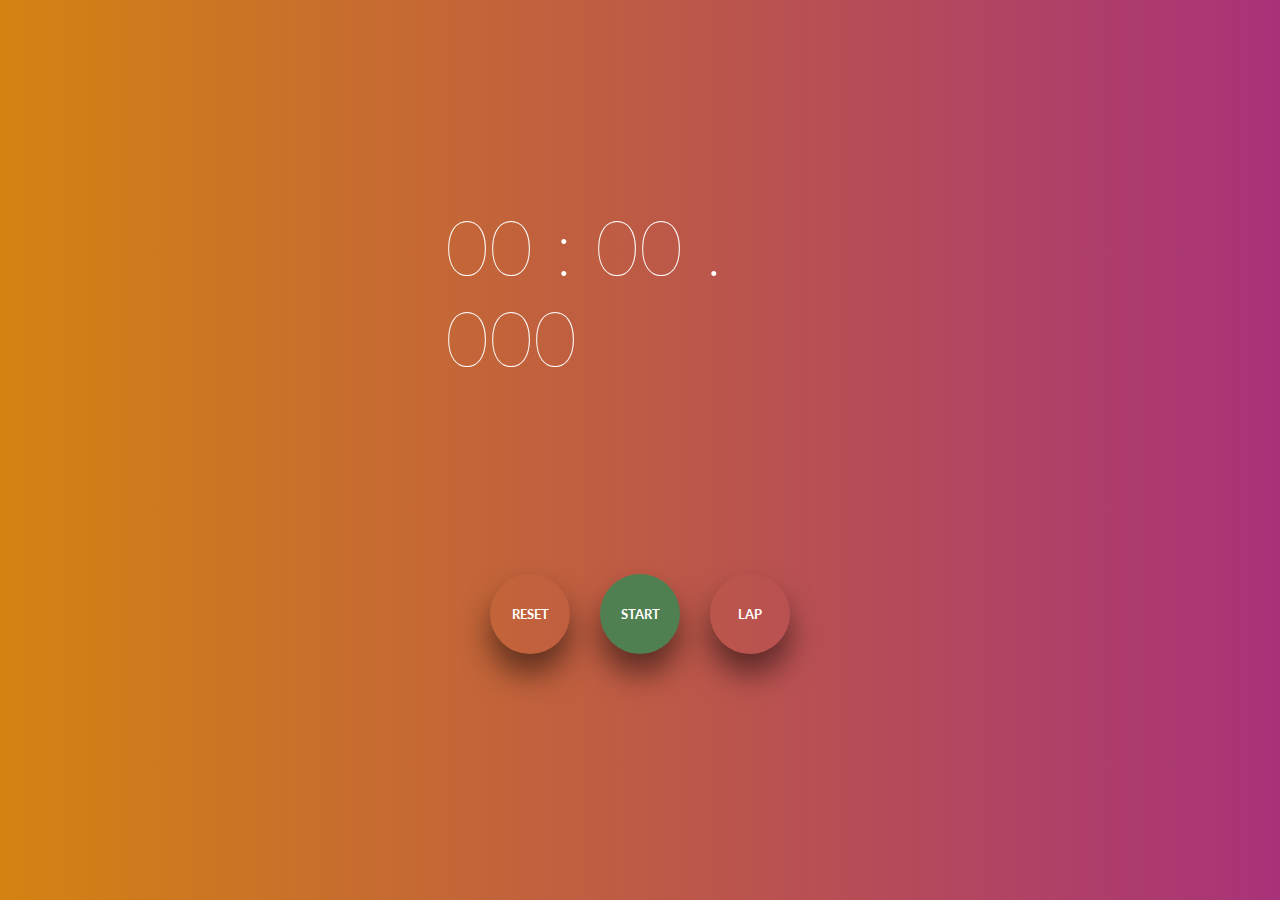
<file: index.html>
<!DOCTYPE html>
<html lang="en">

<head>
    <meta charset="UTF-8">
    <title>Stopwatch</title>
    <link rel="stylesheet" href="styles.css">
    <link href="https://fonts.googleapis.com/css2?family=Lato:wght@300&display=swap" rel="stylesheet">
</head>

<body>
    <div class="container">
        <h1 class="timer">
            <span class="minutes">00</span> :
            <span class="seconds">00</span> .
            <span class="milliseconds">000</span>
        </h1>
        <ol class="lapContainer"></ol>
        <div class="bottomPart">
            <div class="btns">  
                <button class="reset">Reset</button>
                <button class="toggle">Start</button>
                <button class="lap">Lap</button>
            </div>
           
        </div>
    </div>
    <script src="stopwatch.js"></script>
    <script src="main.js"></script>
</body>

</html>
</file>
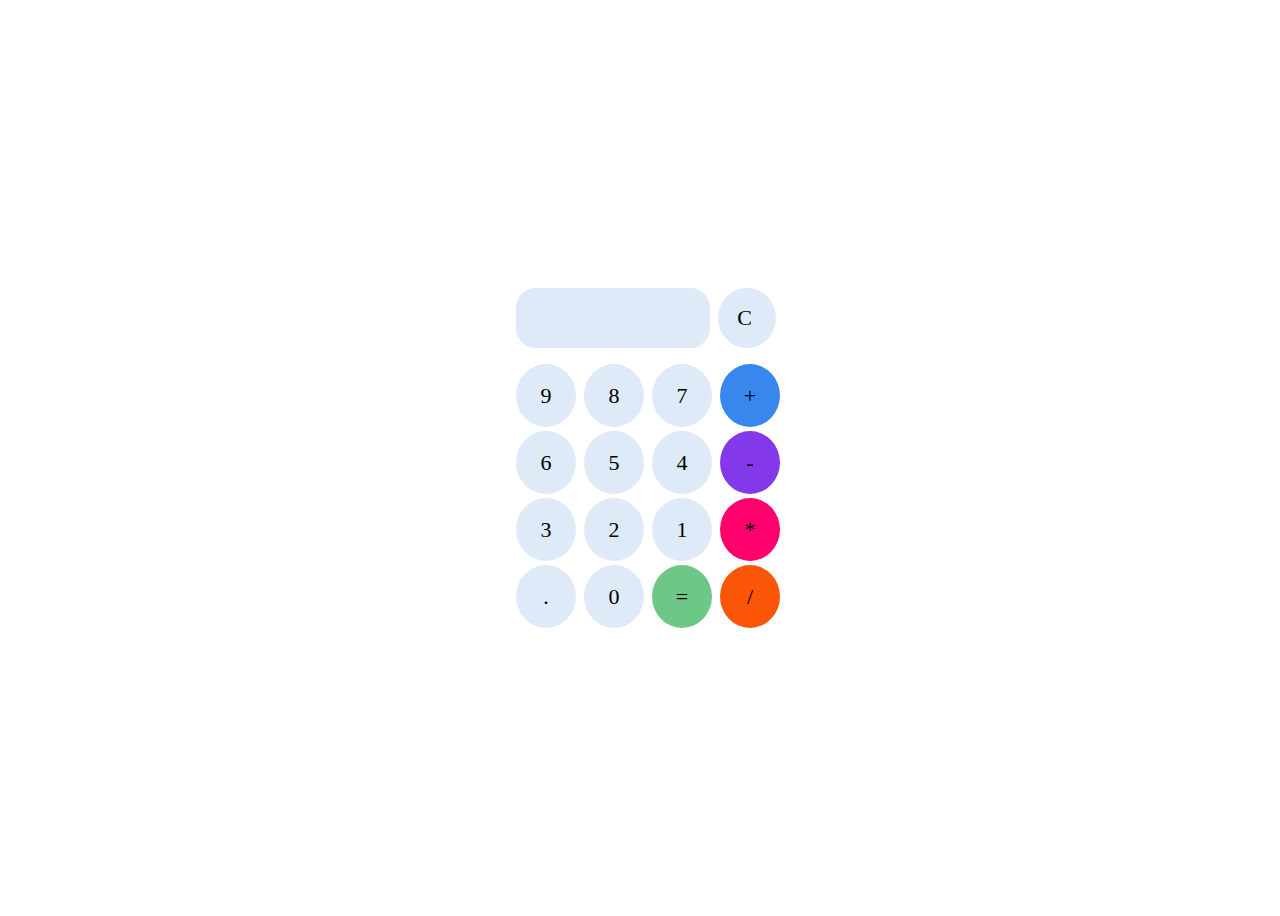
<file: Calculator/index.html>
<!DOCTYPE html>
<html lang="en">
<head>
    <meta charset="UTF-8">
    <meta name="viewport" content="width=device-width, initial-scale=1.0">
    <meta http-equiv="X-UA-Compatible" content="ie=edge">
    <title>Calculator</title>
    <style>
    body{
        width: 100%;
        height: 100vh;    
        display: flex;
        align-items: center;
        justify-content: center;    
    }
    input{
        color: black;
        border: 2px solid white;
        padding: 17px;
        outline: none;
        font-size: 22px;
    font-family: cursive;
    }
    .num{
        width: 64px;
        height: 67px;
        border-radius: 50%;
    }
    .text{
        width: 160px;
        height: 26px;
        border-radius: 22px;
        letter-spacing: 5px;
        text-align: center;
        margin-bottom: 12px;
    }
    .text1{
        width: 24px;
        height: 26px;
        border-radius: 22px;
        letter-spacing: 5px;
        text-align: center;
        margin-bottom: 12px;
        border-radius: 50%;
        cursor: pointer;
    }
    .main{
        display: inline-block;
    }
    .maincolor{
        background-color: #deeaf8;
    }
    .blue{
        background-color: #3887ef;
    }
    .per{
        background-color: #8338ea;
    }
    .red{
        background-color: #ff006c;
    }
    .org{
        background-color: #fb5507;
    }
    .gre{
        background-color: #6dc888;
    }
    </style>
</head>
<body>
    <div class="main">
        <form action="" name="Calculator">
           <input type="text" class="text maincolor" name="text1" disabled>
           <input type="text" class="text1 maincolor" name="text12" value="C" onclick="location.reload()"><br>
           <input type="button" class="num maincolor" name="btn9" value="9" onclick="displaynum(btn9.value)">
           <input type="button" class="num maincolor" name="btn8" value="8" onclick="displaynum(btn8.value)">
           <input type="button" class="num maincolor" name="btn7" value="7" onclick="displaynum(btn7.value)">
           <input type="button" class="num blue" name="addbtn" value="+" onclick="displaynum(addbtn.value)"><br>
           <input type="button" class="num maincolor" name="btn6" value="6" onclick="displaynum(btn6.value)">
           <input type="button" class="num maincolor" name="btn5" value="5" onclick="displaynum(btn5.value)">
           <input type="button" class="num maincolor" name="btn4" value="4" onclick="displaynum(btn4.value)">
           <input type="button" class="num per" name="subbtn" value="-" onclick="displaynum(subbtn.value)"><br>
           <input type="button" class="num maincolor" name="btn3" value="3" onclick="displaynum(btn3.value)">
           <input type="button" class="num maincolor" name="btn2" value="2" onclick="displaynum(btn2.value)">
           <input type="button" class="num maincolor" name="btn1" value="1" onclick="displaynum(btn1.value)">
           <input type="button" class="num red" name="mulbtn" value="*" onclick="displaynum(mulbtn.value)"><br>
           <input type="button" class="num maincolor" name="dot" value="." onclick="displaynum(dot.value)">
           <input type="button" class="num maincolor" name="btn0" value="0" onclick="displaynum(btn0.value)">
           <input type="button" class="num gre" name="eqlbtn" value="=" onclick="text1.value=eval(text1.value)">
           <input type="button" class="num org" name="divbtn" value="/" onclick="displaynum(divbtn.value)"><br>
        </form>
    </div>
    <script>
        function displaynum(n1){
            Calculator.text1.value=Calculator.text1.value+n1;
        }
    </script>
</body>
</html>
</file>
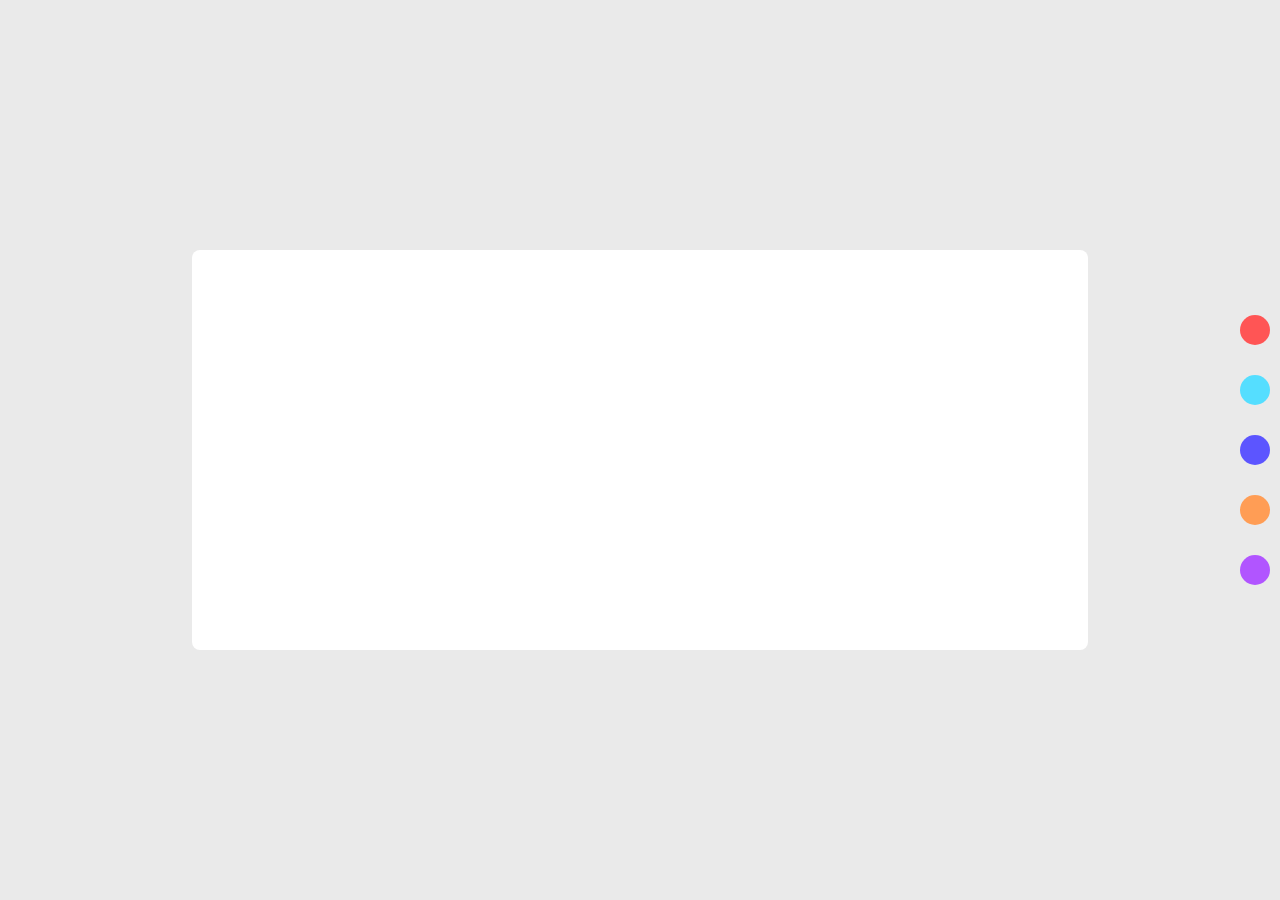
<file: Color-Changer/index.html>
<!DOCTYPE html>
<html lang="en">
	<head>
		<meta charset="UTF-8" />
		<meta name="viewport" content="width=device-width, initial-scale=1.0" />
		<meta http-equiv="X-UA-Compatible" content="ie=edge" />
		<title>Color changer</title>
		<link rel="stylesheet" href="./style.css" />
	</head>
	<body>
		<div class="color-switcher">
			<div class="color red"></div>
			<div class="color cyan"></div>
			<div class="color violet"></div>
			<div class="color orange"></div>
			<div class="color pink"></div>
		</div>
		<div class="center-box"></div>
		<script src="./scripts.js"></script>
	</body>
</html>
</file>
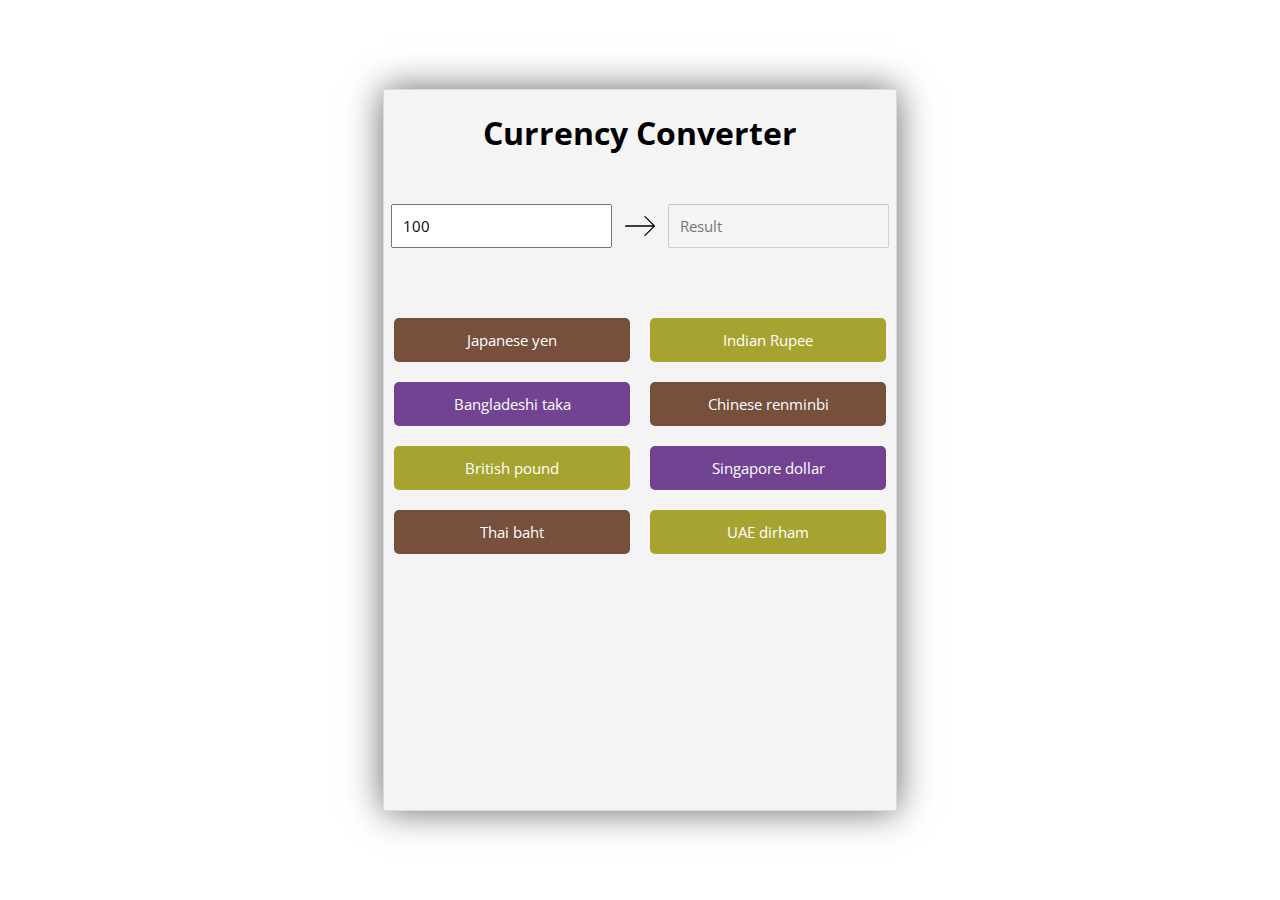
<file: currency-converter/index.html>
<!DOCTYPE html>
<html lang="en">
<head>
    <meta charset="UTF-8">
    <meta name="viewport" content="width=device-width, initial-scale=1.0">
    <title>Currency converter</title>
    <link rel="stylesheet" href="style.css">
</head>
<body>
    <div class="main__container">
        <div class="currency__converter">
            <h1 class="cc__heading">Currency Converter</h1>
            <div class="input__container">
                <input 
                    id="usdvalue"
                    type="number" 
                    class="currency__input" 
                    placeholder="Input money in Us Dollar"
                    value="100"
                >
                <img src="./images/right.svg" alt="arrow" class="conversion__arrow">
                <input id="result" type="text" class="currency__input" placeholder="Result" disabled>
            </div>
            <div class="countries__holder" id="currency__buttons">
                <button data-currencyid="JPY">Japanese yen</button>
                <button data-currencyid="INR">Indian Rupee</button>
                
                <button data-currencyid="BDT">Bangladeshi taka</button>
                <button data-currencyid="CNY">Chinese renminbi</button>

                <button data-currencyid="GBP">British pound</button>
                <button data-currencyid="SGD">Singapore dollar</button>

                <button data-currencyid="THB">Thai baht</button>
                <button data-currencyid="AED">UAE dirham</button>
            </div>
        </div>
    </div>
</body>
<script src="script.js"></script>
</html>
</file>
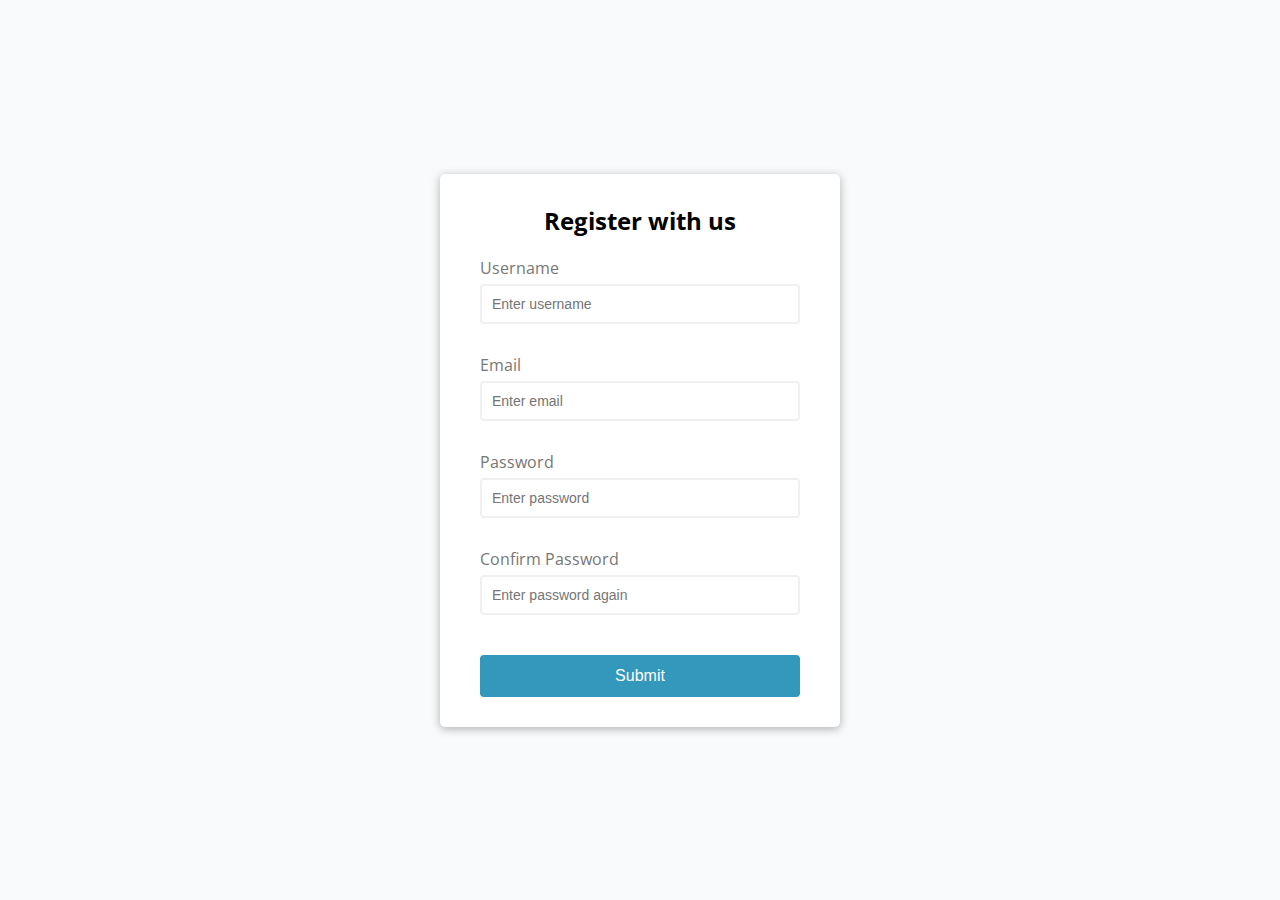
<file: Form-validate/index.html>
<!DOCTYPE html>
<html lang="en" dir="ltr">
  <head>
    <meta charset="utf-8">
    <meta name="viewport" content="width=device-width, initial-scale=1">
    <title>Form Validator</title>
    <link rel="stylesheet" href="style.css">
  </head>
  <body>
    <div class="container">
      <form class="form" id="form" action="index.html" method="post">
        <h2>Register with us</h2>
        <div class="form-control">
          <label for="username">Username</label>
          <input type="text" name="username" id="username" placeholder="Enter username">
          <small>Error message</small>
        </div>
        <div class="form-control">
          <label for="email">Email</label>
          <input type="text" name="email" id="email" placeholder="Enter email">
          <small>Error message</small>
        </div>
        <div class="form-control">
          <label for="password">Password</label>
          <input type="password" name="password" id="password" placeholder="Enter password">
          <small>Error message</small>
        </div>
        <div class="form-control">
          <label for="password2">Confirm Password</label>
          <input type="password" name="password2" id="password2" placeholder="Enter password again">
          <small>Error message</small>
        </div>
       <button type="submit">Submit</button>
      </form>
    </div>
<script src="script.js" charset="utf-8"></script>
  </body>
</html>
</file>
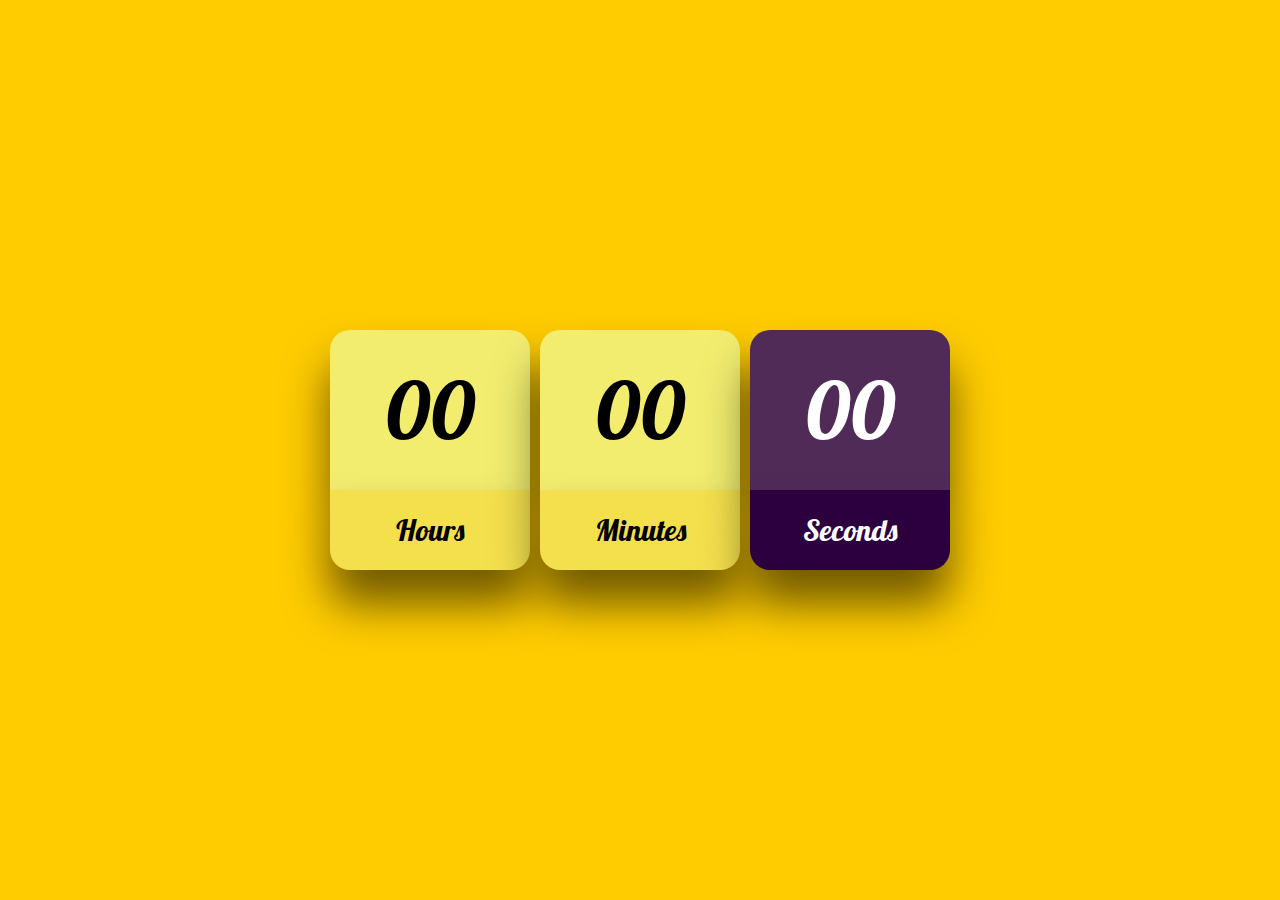
<file: Live-clock/index.html>
<!DOCTYPE html>
<html>
<head>
    <meta charset="UTF-8">
    <title>Fancy Clock</title>
    <link rel="stylesheet" href="styles.css">
    <link href="https://fonts.googleapis.com/css?family=Lobster&display=swap" 
    rel="stylesheet">
</head>
<body>
    <div class="container">
        <div class="clock">
            <div><p class="hours">00</p><p>Hours</p></div>
            <div><p class="minutes">00</p><p>Minutes</p></div>
            <div><p class="seconds">00</p><p>Seconds</p></div>
        </div>
    </div>
    <script src="index.js"></script>
</body>
</html>
</file>
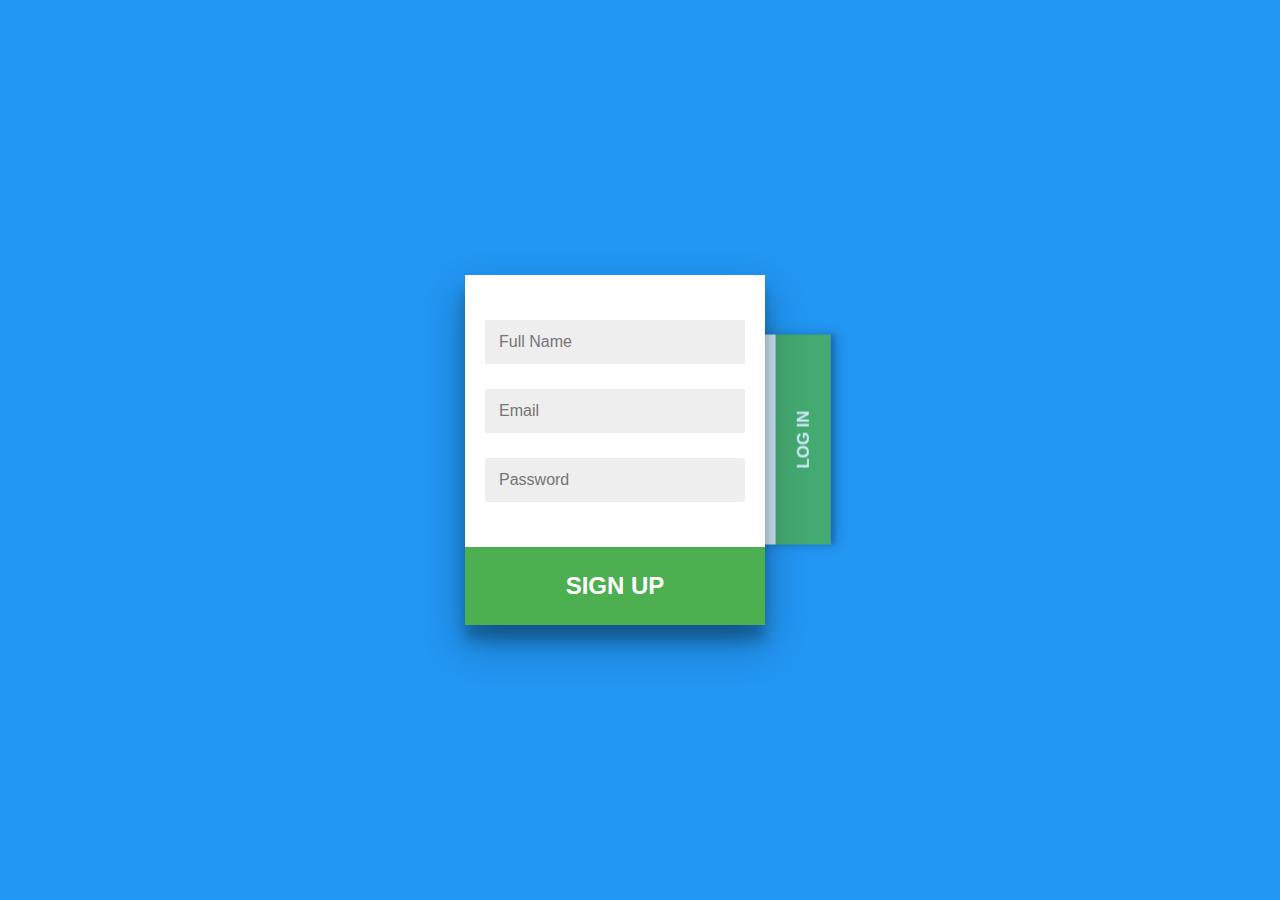
<file: login-signup-toggling/index.html>
<html>

<head>
<meta charset="utf-8">
<script src="https://cdnjs.cloudflare.com/ajax/libs/jquery/3.1.0/jquery.min.js"></script>
<link rel="stylesheet" href="index.css">
<script src="index.js">

</script>
</head>
<body>
<div class="form-collection">
    <div class="card elevation-3 limit-width log-in-card below turned">
      <div class="card-body">
        <div class="input-group email">
          <input type="text" placeholder="Email"/>
        </div>
        <div class="input-group password">
          <input type="password" placeholder="Password"/>
        </div>
        <a href="#" class="box-btn">Forgot Password?</a>
      </div>
      <div class="card-footer">
        <button type="submit" class="login-btn">Log in</button>
      </div>
    </div>

    <div class="card elevation-2 limit-width sign-up-card above">
      <div class="card-body">
        <div class="input-group fullname">
          <input type="text" placeholder="Full Name"/>
        </div>
        <div class="input-group email">
          <input type="email" placeholder="Email"/>
        </div>
        <div class="input-group password">
          <input type="password" placeholder="Password"/>
        </div>
      </div>
      <div class="card-footer">
        <button type="submit" class="signup-btn">Sign Up</button>
      </div>
    </div>
  </div>
  </div>
  </body>
  </html>
</file>
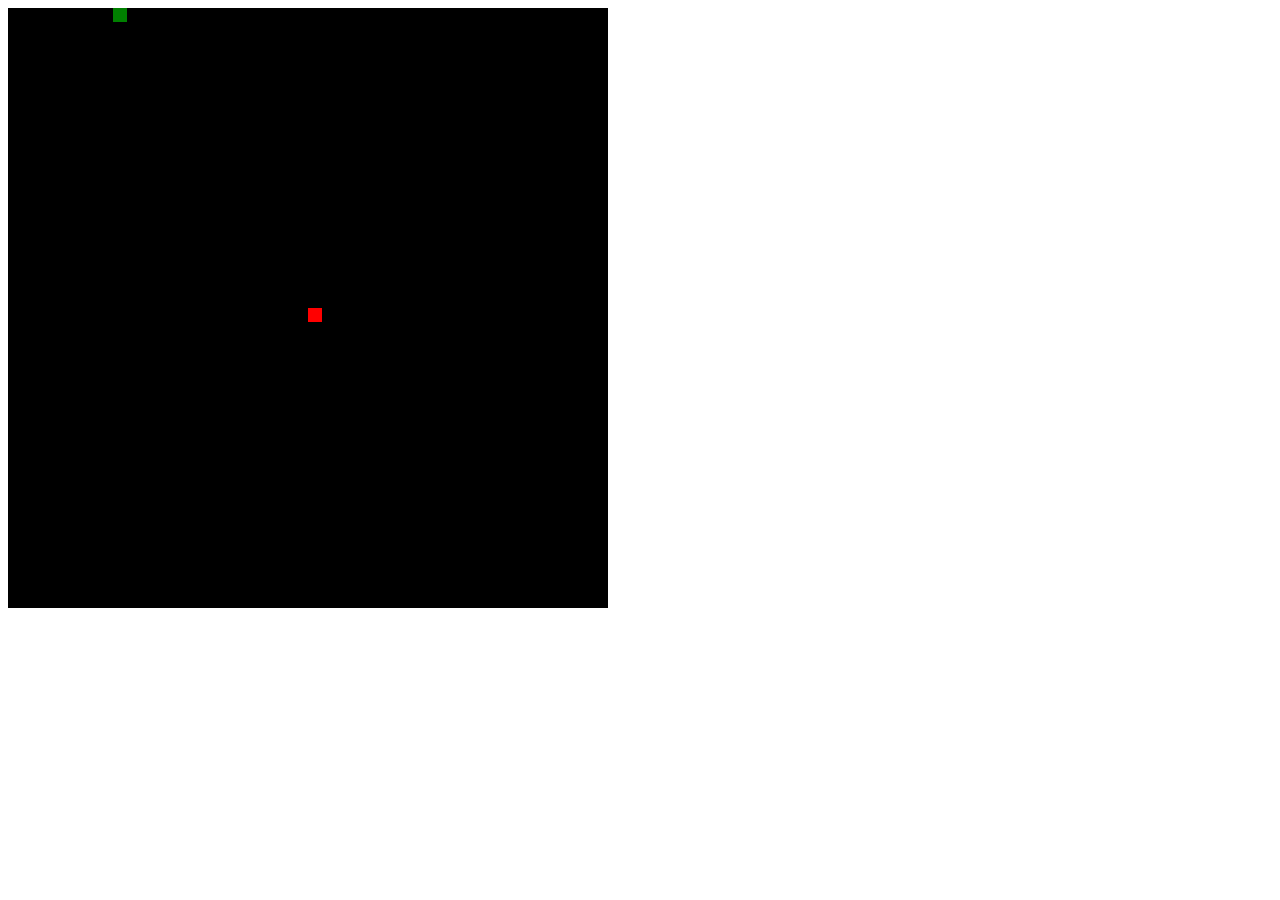
<file: snake-game/index.html>
<!DOCTYPE html>
<html>
<head>
  <title></title>
  <style>
 canvas {
background-color:black;
  }
 </style>
</head>
<body>
<canvas width="600" height="600" id="game"></canvas>
<script>
var canvas = document.getElementById('game');
var context = canvas.getContext('2d');
var grid = 15;
var count = 0;
  var snake = {
  x: 0,
  y: 0,
  dx:grid,
  dy: 0,
 cells: [],
maxCells: 1
};
var apple = {
  x: 300,
  y: 300
};

function getRandomInt(min, max) {
  return Math.floor(Math.random() * (max - min)) + min;
}

function loop() {
 requestAnimationFrame(loop);
  

  if (++count < 6) {
    return;
  }
  count = 0;
  context.clearRect(0,0,canvas.width,canvas.height);
  
  snake.x += snake.dx;
  snake.y += snake.dy;
  
  if (snake.x < 0) {
    snake.x = canvas.width - grid;
  }
  else if (snake.x >= canvas.width) {
    snake.x = 0;
  }
  
  
  if (snake.y < 0) {
    snake.y = canvas.height - grid;
  }
  else if (snake.y >= canvas.height) {
    snake.y = 0;
  }
  
  snake.cells.unshift({x: snake.x, y: snake.y});
 
  if (snake.cells.length > snake.maxCells) {
    snake.cells.pop();
  }
  
  context.fillStyle = 'red';
  context.fillRect(apple.x, apple.y, grid-1, grid-1);
 
  context.fillStyle = 'green';
  snake.cells.forEach(function(cell, index) {
    
    
    context.fillRect(cell.x, cell.y, grid-1, grid-1);  
    
    if (cell.x === apple.x && cell.y === apple.y) {
      snake.maxCells++;
      
      apple.x = getRandomInt(0, 25) * grid;
      apple.y = getRandomInt(0, 25) * grid;
    }
    
    for (var i = index + 1; i < snake.cells.length; i++) {
      
    
      if (cell.x === snake.cells[i].x && cell.y === snake.cells[i].y) {
        snake.x = 160;
        snake.y = 160;
        snake.cells = [];
        snake.maxCells = 1;
        snake.dx = grid;
        snake.dy = 0;
        apple.x = getRandomInt(0, 25) * grid;
        apple.y = getRandomInt(0, 25) * grid;
      }
    }
  });
}

document.addEventListener('keydown', function(e) {
  
  
  
  if (e.which === 37 && snake.dx === 0) {
    snake.dx = -grid;
    snake.dy = 0;
  }
  
  else if (e.which === 38 && snake.dy === 0) {
    snake.dy = -grid;
    snake.dx = 0;
  }
 
  else if (e.which === 39 && snake.dx === 0) {
    snake.dx = grid;
    snake.dy = 0;
  }
 
  else if (e.which === 40 && snake.dy === 0) {
    snake.dy = grid;
    snake.dx = 0;
  }
});

requestAnimationFrame(loop);
</script>
</body>
</html>
</file>
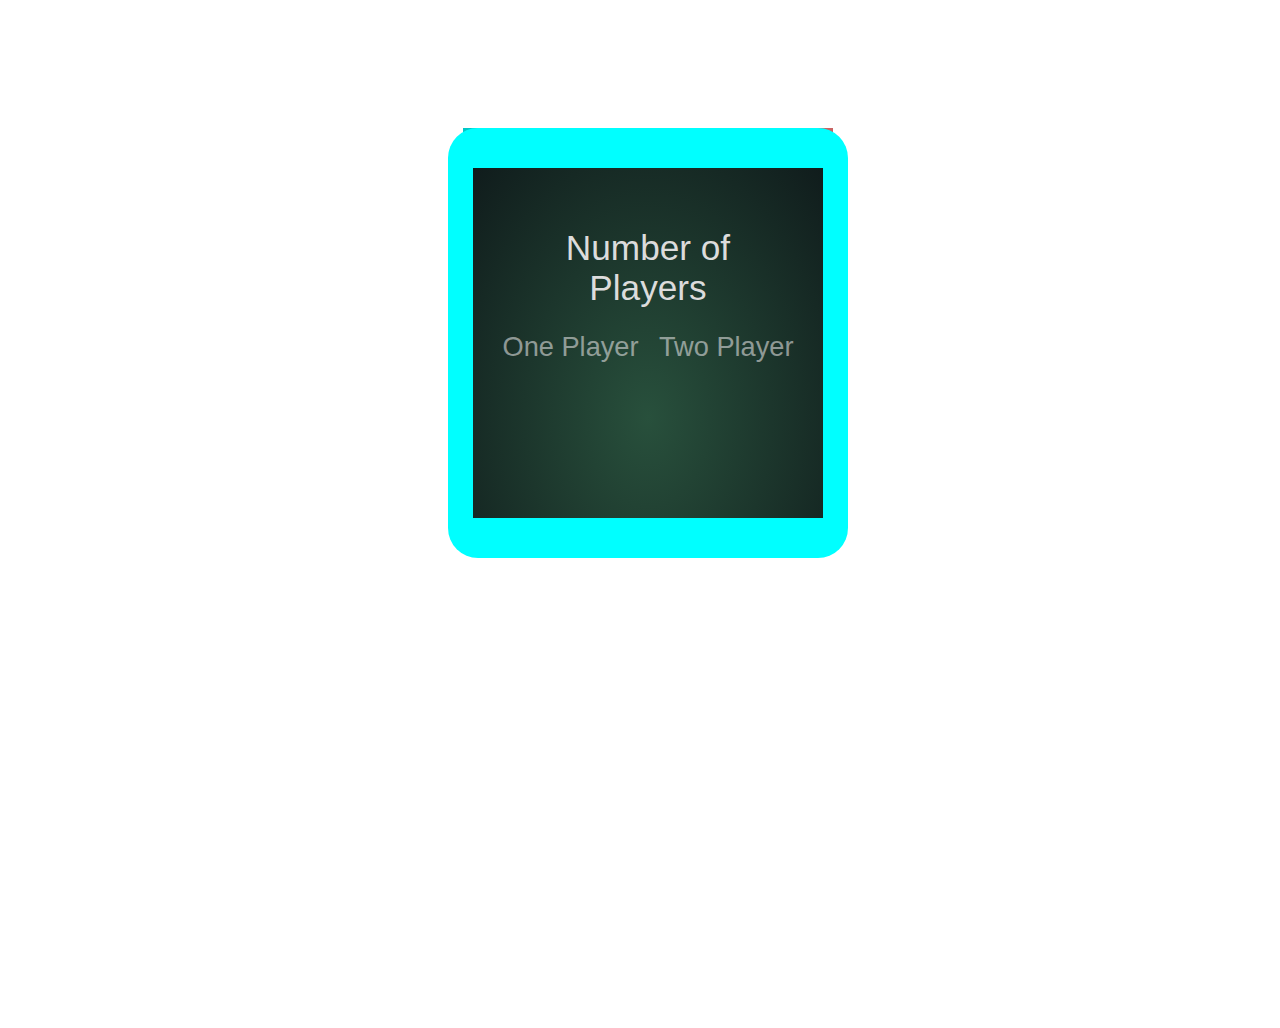
<file: Tic-Tac-Toe/index.html>
<html>
<head>
<link rel="stylesheet" href="style.css">
<script src="https://cdnjs.cloudflare.com/ajax/libs/jquery/2.1.3/jquery.min.js"></script>
<script src="app.js"></script>
</head>
<body>
<div class="outer-container">
  <button class="hard-reset">Reset</button>
  <p class="score-1"><span class="points"></span><span class="name"></span></p>
  <i class="points-divider">&#124;</i>
  <p class="score-2"><span class="points"></span><span class="name"></span></p>
  <div class="player-one-turn">
    <p></p>
  </div>
  <div class="player-two-turn">
    <p></p>
  </div>
  <div class="board-container">
    <div class="game-starter">
        <p>Choose X or O?</p>
        <button class="choose-x">X</button>
        <button class="choose-o">O</button>
        <button class="back-button"><i class="fa fa-arrow-left"></i> Back</button>
      </div>
      <div class="game-choice">
        <p>Number of Players</p>
        <button class="one-player">One Player</button>
        <button class="two-player">Two Player</button>
      </div>
    <div class="game-board">
      <div class="draw-message">
        <p>It was a draw..</p>
      </div>
      <div class="lose-message">
        <p> you lost..</p>
      </div>
      <div class="win-message">
        <p>You Won!!! :)</p>
      </div>
      <canvas id="myCanvas"></canvas>
      <ul class="boxes">
      </ul>
    </div>
  </div>
</div>
</body>
</html>
</file>
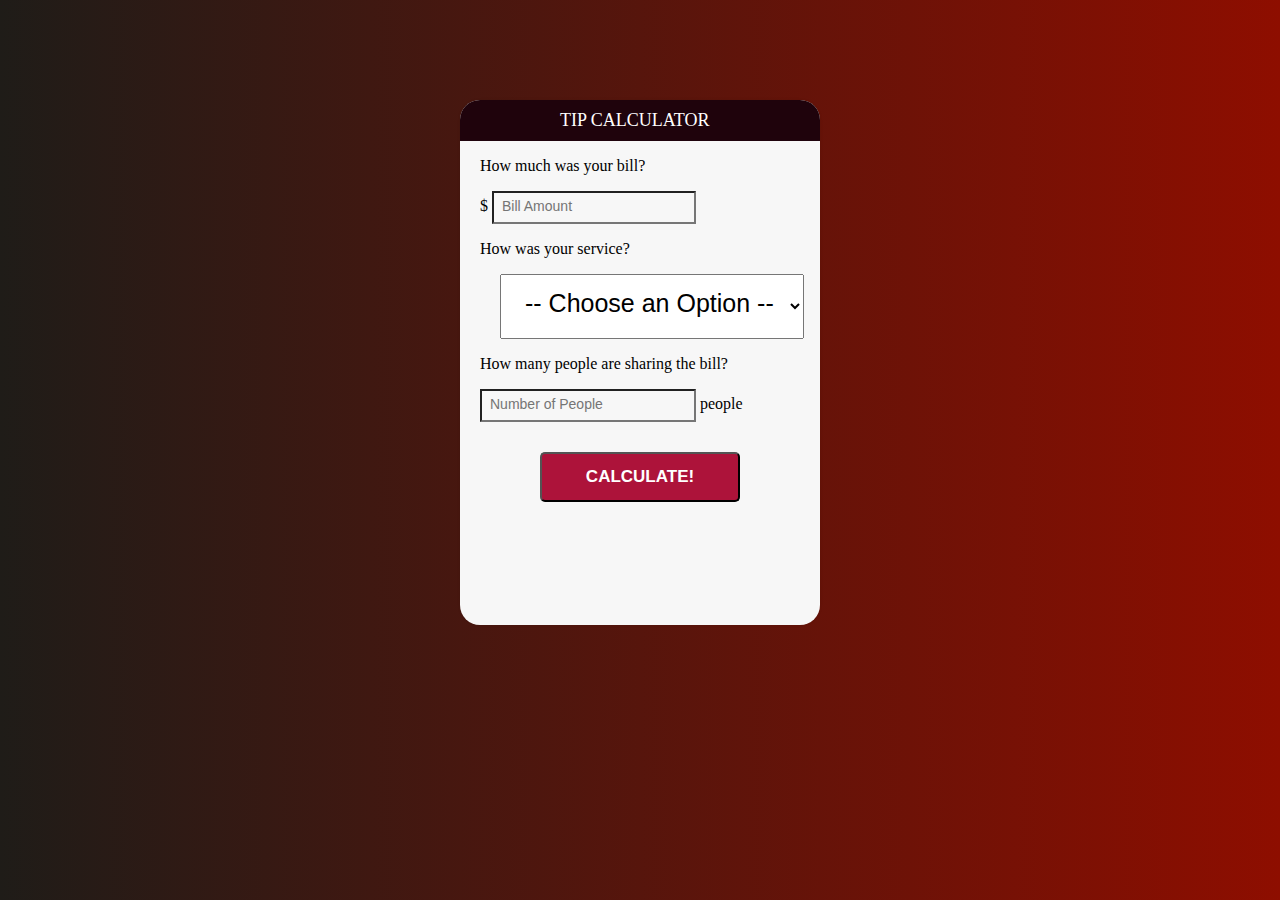
<file: Tip/index.html>
<html>
<head>
<link rel ="stylesheet" type="text/css" href="index.css">
</head>

<body>
<div id="container">
  <h1>Tip Calculator</h1>
  <div id="calculator">


    <form>
      <p>How much was your bill?
        <p>
          $ <input id="billamt" type="text" placeholder="Bill Amount">

          <p>How was your service?
            <p>
              <select id="serviceQual">
            <option disabled selected value="0">-- Choose an Option --</option>
            <option value="0.3">30&#37; &#45; Outstanding</option>
            <option value="0.2">20&#37; &#45; Good</option>
            <option value="0.15">15&#37; &#45; It was OK</option>
            <option value="0.1">10&#37; &#45; Bad</option>
            <option value="0.05">5&#37; &#45; Terrible</option>
        </select>

    </form>
    <p>How many people are sharing the bill?</p>
    <input id="peopleamt" type="text" placeholder="Number of People"> people
    <button type="button" id="calculate">Calculate!</button>

  </div>
  <!--calculator end-->
  <div id="totalTip">
    <sup>$</sup><span id="tip">0.00</span>
    <small id="each">each</small>
  </div>
  <!--totalTip end-->

</div>
<!--container end-->

<script type="text/javascript" src="index.js"></script>
</body>
</html>
</file>
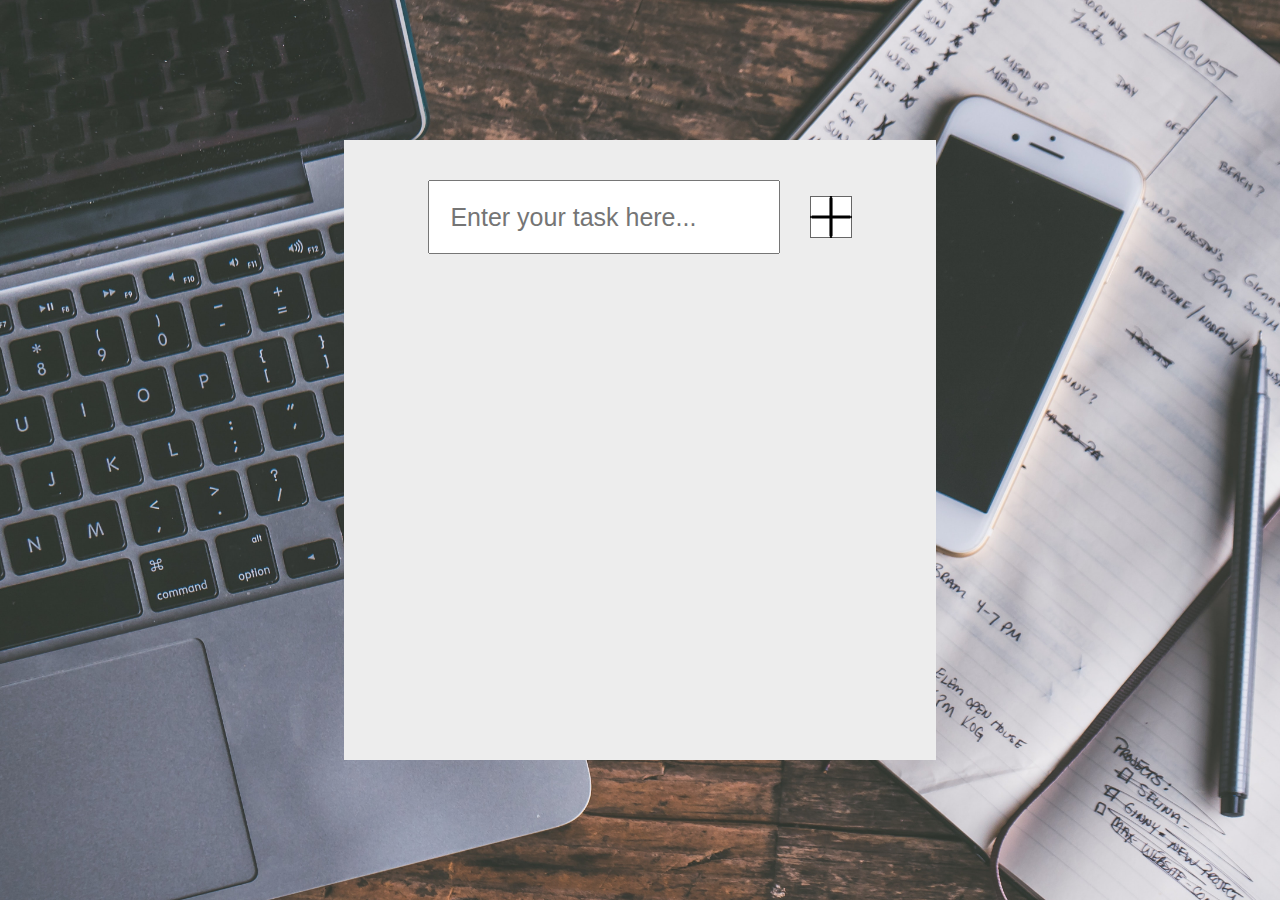
<file: todo-list/index.html>
<!DOCTYPE html>
<html lang="en">
<head>
    <meta charset="UTF-8">
    <meta name="viewport" content="width=device-width, initial-scale=1.0">
    <title>TODO LIST</title>
    <link rel="stylesheet" href="style.css">
</head>
<body>
    <div class="todolist">
        <form id="todoform">
            <div class="Container">
                <input id="todo" type="text" placeholder="Enter your task here...">
                <button type="submit" class="submitButton"><img src="images/plus.svg" alt=""></button>
            </div>
        </form>
        <div class="tasks">
            <ul id="tasklist">
                
            </ul>
        </div>
    </div>
</body>
<script src="script.js"></script>
</html>
</file>
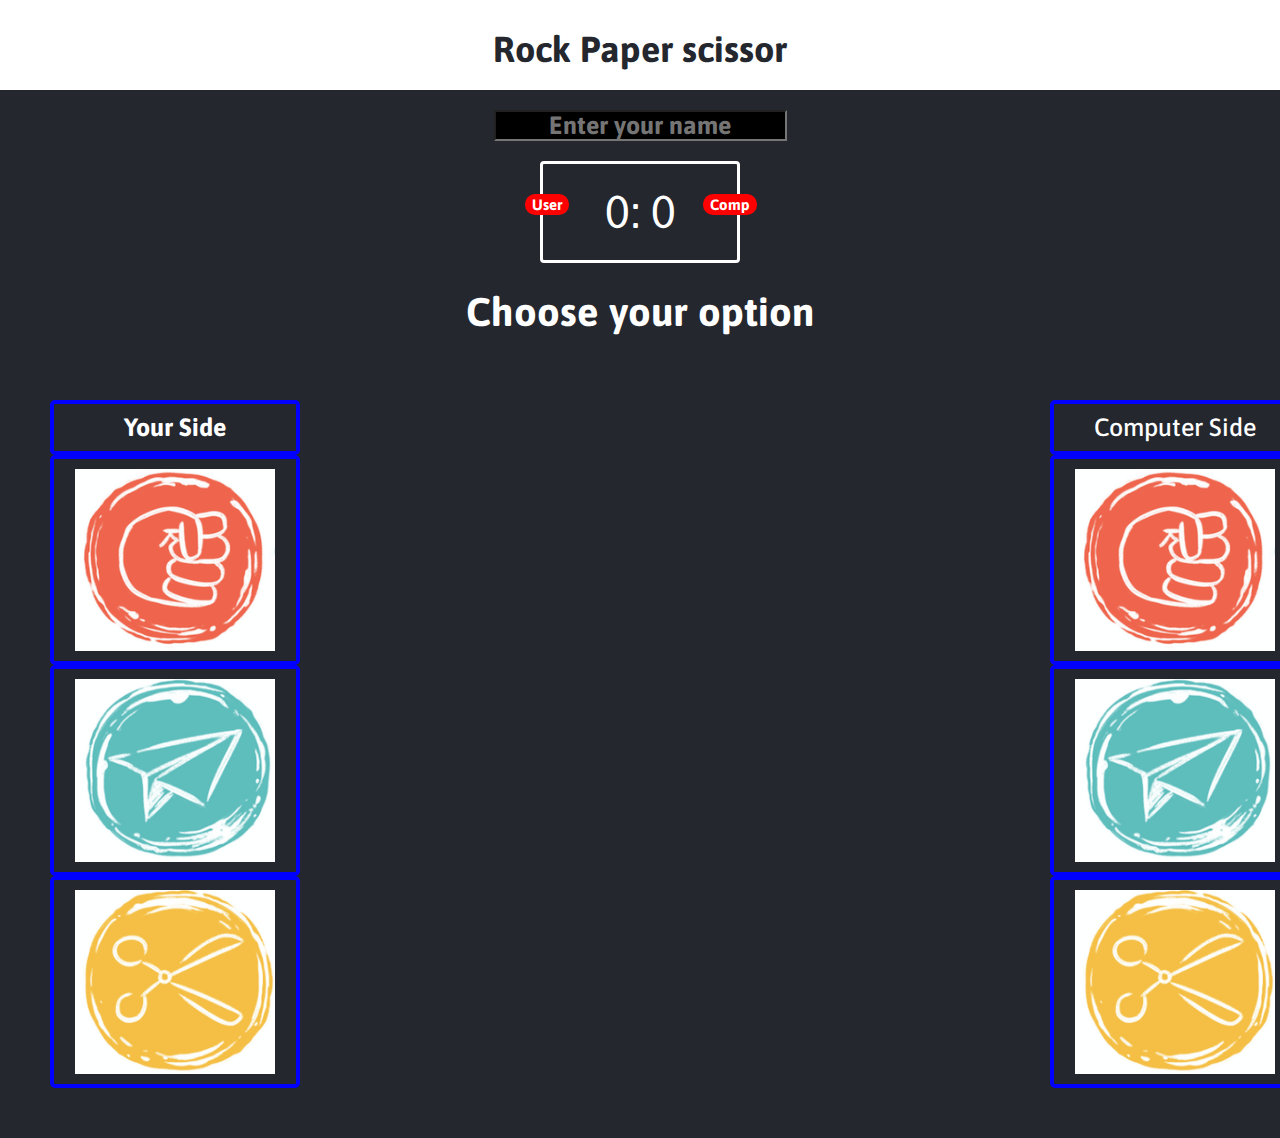
<file: rock-paper-scissor-game/rockpaper.html>
<!DOCTYPE html>
<html lang="en">
<head>
  <title>Rock-Paper Game</title>
  <meta charset="utf-8">
  <meta name="viewport" content="width=device-width, initial-scale=1">
  <link rel="stylesheet" href="https://maxcdn.bootstrapcdn.com/bootstrap/3.4.0/css/bootstrap.min.css">
  <script src="https://ajax.googleapis.com/ajax/libs/jquery/3.3.1/jquery.min.js"></script>
  <script src="https://maxcdn.bootstrapcdn.com/bootstrap/3.4.0/js/bootstrap.min.js"></script>
    <link rel="stylesheet" href="styles.css">
	<script src="game.js"></script>
</head>
<body>
    




      <header>
                <h1 id="header">Rock Paper scissor</h1>

      </header>


      
      </div>



      <div>
        <h3 style="text-align:center;font-size:25px;color:white;font-family:Asap,sans-serif;font-weight: bold;"><input style="background-color:black;text-align:center" type="text" id="namo" placeholder="Enter your name"></h3>

      </div>

                        <div id="score-board">
                          <div id="user-label" class="badge">User</div>
                          <div id="computer-label" class="badge">Comp</div>
                          <span id="user-score">0</span>:
                          <span id="computer-score">0</span>
                        </div>

                        <div>
                            <p id="result">Choose your option</p>
                        </div>

                        <div class="row" style="width:100%;">
                          <div id="choices" class="col-md-3">
                              <h3 class="choice" style="text-align:center;font-size:25px;color:white;font-family:Asap,sans-serif;font-weight: bold;">Your Side</h3>
                                <div id ="r" class="choice">
                                  <img src="rock.png" alt="rock">
                                </div>
                                <div id="p" class="choice">
                                  <img src="paper.png" alt="rock">
                                </div>
                                <div id="s" class="choice">
                                <img src="csissor.png" alt="rock">
                                </div>
                         </div>
                                        <div class="col-md-3 " id="myside" style="position:absolute;left:400px;">
                                                         <h3 id="userturn" style="text-align:center;font-size:25px;color:white;font-family:Asap,sans-serif;font-variant-ligatures: font-weight: bold;margin-left:700px;"></h3>

                         </div>
                                        <div class="col-md-3 " id="computerside" style="position:absolute;left:800px">
                                                         <h3 class="computerturn" style="text-align:center;font-size:25px;color:white;font-family:Asap,sans-serif;font-variant-ligatures: font-weight: bold;margin-left:700px;">Computer input</h3>
                         </div>
                        <div id="choices1" class="col-md-3" style="">
                              <h3 class="choice1" style="text-align:center;font-size:25px;color:white;font-family:Asap,sans-serif;font-variant-ligatures: font-weight: bold;margin-left:700px;">Computer Side</h3>
                                <div id ="r" class="choice1">
                                  <img src="rock.png" alt="rock">
                                </div>
                                <div id="p" class="choice1">
                                 <img src="paper.png" alt="rock">
                               </div>
                               <div id="s" class="choice1">
                                 <img src="csissor.png" alt="rock">
                               </div>
                     </div>
</div>






  </body>
</html>
</file>
<file: styles.css>
* {
    margin: 0;
    padding: 0;
    box-sizing: border-box;
    font-family: 'Lato', sans-serif;
}

body {
    height: 100vh;
    background: linear-gradient(to right, #d38312, #a83279);
    display: flex;
}

.container {
    margin: auto;
    width: 500px;
    height: 500px;
    display: flex;
    flex-direction: column;
    justify-content: space-between;
    align-items: center;
    position: relative;
}

.timer {
    font-size: 76px;
    font-weight: lighter;
    color: #fff;
    width: 410px;
    margin-left: 20px;
}

.bottomPart {
    width: 100%;
    height: 150px;
    display: flex;
    flex-direction: column;
    justify-content: space-between;
    align-items: center;
}

.copyright {
    align-self: flex-start;
    color: #fff;
}

.btns {
    width: 300px;
    height: 100px;
    display: flex;
    justify-content: space-between;
    align-items: center;
}

.btns button {
    width: 80px;
    height: 80px;
    background-color: transparent;
    color: #fff;
    border: none;
    border-radius: 50%;
    text-transform: uppercase;
    font-weight: bold;
    cursor: pointer;
    outline: none;
    box-shadow: 0px 20px 30px 0px rgba(0, 0, 0, 0.5);
}

.btns .toggle {
    transition: all 0.3s ease;
    background-color: #508052;
    z-index: 1;
}

.btns .toggle:active, .btns .reset:active, .btns .lap:active {
    transform: scale(0.9);
}

.btns .toggle.on {
    background-color: #d92027;
}

.btns .reset, .btns .lap {
    transition: all 0.3s ease;
}

.lapContainer {
    width: 200px;
    height: 200px;
    color: #fff;
    padding-left: 30px;
    overflow: auto;
    display: flex;
    flex-direction: column;
    align-items: center;
}

.lapItem {
    width: 120px;
    height: 30px;
    font-size: 18px;
    border-bottom: 1px solid #fff;
    margin-bottom: 5px;
}

::-webkit-scrollbar {
    width: 15px;
    
}

::-webkit-scrollbar-track {
    background: #f1f1f1;
    border-radius: 10px;
}

::-webkit-scrollbar-thumb {
    background: #ff9234;
    border-radius: 10px;
}

::-webkit-scrollbar-thumb:hover {
    background: #ff7600;
}
</file>
<file: Color-Changer/style.css>
* {
	margin: 0;
	padding: 0;
}

body {
	background: #eaeaea;
	min-height: 100vh;
	display: flex;
	justify-content: center;
	align-items: center;
	position: relative;
}
.red {
	background: #ff5555;
}
.cyan {
	background: #55deff;
}
.violet {
	background: #5c55ff;
}
.orange {
	background: #ff9d55;
}
.pink {
	background: #b155ff;
}

.center-box {
	min-width: 70vw;
	height: 400px;
	background: #ffffff;
	border-radius: 8px;
	transition: 0.2s ease-in-out all;
}
.color-switcher {
	position: absolute;
	top: 50%;
	bottom: 0;
	right: 0;
	transform: translateY(-50%);
	padding: 10px;
	display: flex;
	justify-content: center;
	flex-direction: column;
}
.color {
	width: 30px;
	height: 30px;
	border-radius: 100%;
	margin-bottom: 30px;
}
.color:hover {
	cursor: pointer;
}
.color:last-child {
	margin-bottom: 0;
}
</file>
<file: currency-converter/style.css>
@import url('https://fonts.googleapis.com/css2?family=Open+Sans&display=swap');
html,body {
    padding: 0;
    margin: 0;
}
* {
    font-family: 'Open Sans', sans-serif;
}
.main__container {
    height: 100vh;
    display: flex;
    justify-content: center;
    align-items: center;
}

.currency__converter {
    width: 40%;
    border: 1px solid rgba(0,0,0,0.1);
    height: 80%;
    background-color: rgb(237,237,237,0.6);
    box-shadow: 0px 0px 34px 0px rgba(0,0,0,0.6);
}

.cc__heading {
    text-align: center;
}

.input__container {
    margin-top: 50px;
    display: flex;
    justify-content: space-around;
}

.currency__input {
    padding: 10px;
    font-size: 15px;

}

.conversion__arrow {
    width: 30px;
}

.countries__holder {
    margin-top: 10px;
    display: flex;
    flex-wrap: wrap;
    margin-top: 60px;
}

.countries__holder > button {
    flex: 1 0 40%;
    margin: 10px;
    padding: 12px;
    font-size: 15px;
    border-radius: 5px;
    border: none;
    outline: none;
    cursor: pointer;
    transition: 0.5s ease;
    color: rgba(255,255,255,1);
}

.countries__holder button:nth-child(3n) {
    background-color: rgba(82, 22, 122,0.8);
}
.countries__holder button:nth-child(3n):hover {
    background-color: rgba(82, 22, 122,1);
}

.countries__holder button:nth-child(3n+1) {
    background-color: rgba(88, 38, 15, 0.8);
}
.countries__holder button:nth-child(3n+1):hover {
    background-color: rgba(88, 38, 15, 1);
}

.countries__holder button:nth-child(3n+2) {
    background-color: rgba(146, 144, 0, 0.8);
}
.countries__holder button:nth-child(3n+2):hover {
    background-color: rgba(146, 144, 0, 1);
}

@media (max-width:576px)
{
    body
    {
      background:rgba(255, 255, 255, 0.8);
      background:#ededed;
    }
    .currency__converter
    {
      background: #ededed;
      width:100%;
	   overflow-y: scroll;
}
 .currency__input{
        width:100px;
    }
    
    
}
</file>
<file: Form-validate/style.css>
@import url('https://fonts.googleapis.com/css2?family=Open+Sans&display=swap');

*{
  box-sizing: border-box;
}
body{
  background-color: #f9fafb;
  font-family: 'Open Sans',sans-serif;
  display: flex;
  align-items: center;
  justify-content: center;
  margin: 0;
  min-height: 100vh;
}
.container{
  width: 400px;
  background-color: #fff;
  border-radius: 5px;
  box-shadow:0 2px 10px rgba(0,0,0,0.3);
}
h2{
  text-align: center;
  margin: 0 0 20px;
}
.form{
  padding: 30px 40px;
}
.form-control{
  margin-bottom: 10px;
  padding-bottom: 20px;
  position: relative;
}

.form-control label{
  display: block;
  margin-bottom: 5px;
  color:#777;
}
.form-control input{
  display: block;
  border: 2px solid #f0f0f0;
  border-radius: 4px;
  width: 100%;
  padding: 10px;
  font-size: 14px;
}
.form-control input:focus{
  outline: 0;
  border-color: #777;
}

.form-control.success input{
  border-color: #2ecc71 ;
}
.form-control.error input{
  border-color: #e74c37;
}
.form-control small{
  color:#e74c37;
  visibility: hidden;
  position: absolute;
  left: 0;
  bottom: 0;
}
.form-control.error small{
  visibility: visible;
}
button{
  width: 100%;
  display: block;
  font-size: 16px;
  background-color: #3498bc;
  cursor: pointer;
  border: 2px solid #3498bc;
  margin-top: 20px;
  padding: 10px;
  border-radius: 4px;
  color:#fff;
}
</file>
<file: Live-clock/styles.css>
* {
    padding: 0;
    margin: 0;
    box-sizing: border-box;
}

body {
    font-family: 'Lobster', cursive;
    height: 100vh;
    display: flex;
    justify-content: center;
    align-items: center;
    background-color: #ffcc00;
}

.clock {
    display: flex;
}

.clock div {
    position: relative;
    margin: 0 5px;
    width: 200px;
    height: 240px;
}

.clock div p {
    position: relative;
    display: flex;
    width: 200px;
    height: 160px;
    justify-content: center;
    align-items: center;
    background-color: #f2ed6f;
    z-index: 1;
    font-size: 80px;
    border: none;
    box-shadow: 0px 34px 45px 0px rgba(0,0,0,0.56);
}

.clock div p:first-child {
    border-radius: 20px 20px 0 0;
}

.clock div p:last-child {
    font-size: 30px;
    height: 80px;
    background-color: #f4e04d;
    border-radius: 0 0 20px 20px;
}

.clock div:last-child p {
    background-color: #512b58;
    color: white;
}

.clock div:last-child p:last-child {
    background-color: #2c003e;
    color: white;
}
</file>
<file: login-signup-toggling/index.css>
/*Generals */
html {
  margin: 0;
  height: 100%;
}

body {
  margin: 0;
  height: 100%;
  display: -webkit-box;
  display: -ms-flexbox;
  display: flex;
  display: -webkit-flex;
  -webkit-box-orient: horizontal;
  -webkit-box-direction: normal;
  -ms-flex-direction: row;
  flex-direction: row;
  -webkit-box-align: center;
  -ms-flex-align: center;
  align-items: center;
  -webkit-align-items: center;
  -webkit-box-pack: center;
  -ms-flex-pack: center;
  justify-content: center;
  background: #2196F3;
}

.form-collection {
  width: 350px;
  height: 350px;
}

.limit-width {
  width: 300px;
}

.absolute-footer {
  bottom: 0;
  left: 0;
  position: absolute;
  z-index: 1;
  text-align: center;
  font-family: "Roboto", sans-serif;
  font-size: 27.2px;
  font-size: 1.7rem;
  font-weight: 300;
  padding: 15px;
  background: rgba(0, 0, 0, 0.4);
  color: #fff;
}

.form-collection {
  z-index: 2;
}

/*Styling Card */
.card {
  font-family: "Open Sans", sans-serif;
  background: #fff;
  position: absolute;
  -webkit-transition: 0.3s ease all;
  transition: 0.3s ease all;
}

.card-body {
  padding: 20px;
}

.box-btn {
  text-decoration: none;
  text-align: center;
  text-transform: uppercase;
  display: block;
  padding: 15px;
  font-size: 16px;
  font-weight: 500;
  color: #444;
  background: rgba(0, 0, 0, 0);
  -webkit-transition: 0.2s ease all;
  transition: 0.2s ease all;
  border-radius: 3px;
}
.box-btn:hover {
  background: rgba(0, 0, 0, 0.06);
}
.box-btn:active {
  background: rgba(0, 0, 0, 0.1);
}

.input-group {
  border: 2px solid #eee;
  position: relative;
  background: #eee;
  margin: 25px 0;
  border-radius: 2px;
  overflow: hidden;
  padding: 10px;
}
.input-group input {
  border: none;
  background: transparent;
  width: 100%;
  outline: none;
  font-weight: 500;
  font-family: "Open Sans", sans-serif;
  font-size: 16px;
}
.input-group label {
  position: absolute;
  top: 10px;
  left: 0;
  padding-left: 10px;
  font-weight: 500;
  color: #aaa;
}

.card-footer button {
  width: 100%;
  padding: 25px;
  font-size: 24px;
  font-size: 1.5rem;
  text-transform: uppercase;
  font-weight: 600;
  background: #4CAF50;
  border: none;
  color: #fff;
  box-shadow: none;
  outline: none;
  cursor: pointer;
}

/*Animation Classes And Prerequisits */
.above {
  z-index: 1;
}

.below {
  z-index: 0;
}

.turned {
  opacity: 0.8;
  -ms-filter: "progid:DXImageTransform.Microsoft.Alpha(Opacity=80)";
}

.sign-up-card, .log-in-card {
  box-shadow: 0 19px 38px rgba(0, 0, 0, 0.3), 0 15px 12px rgba(0, 0, 0, 0.22);
}

.sign-up-card.turned {
  filter: url('data:image/svg+xml;charset=utf-8,<svg xmlns="http://www.w3.org/2000/svg"><filter id="filter"><feGaussianBlur stdDeviation="0.8" /></filter></svg>#filter');
  -webkit-filter: blur(0.8px);
  filter: blur(0.8px);
  webkit-filter: blur(0.8px);
  -webkit-transform: rotateZ(-90deg) translate3d(0, 100px, 0) scale(0.7);
  transform: rotateZ(-90deg) translate3d(0, 100px, 0) scale(0.7);
  box-shadow: 0 3px 6px rgba(0, 0, 0, 0.16), 0 3px 6px rgba(0, 0, 0, 0.23);
}

.log-in-card.turned {
  filter: url('data:image/svg+xml;charset=utf-8,<svg xmlns="http://www.w3.org/2000/svg"><filter id="filter"><feGaussianBlur stdDeviation="1" /></filter></svg>#filter');
  -webkit-filter: blur(1px);
  filter: blur(1px);
  webkit-filter: blur(1px);
  -webkit-transform: rotateZ(-90deg) translateX(0px) translateY(100px) scale(0.7);
  transform: rotateZ(-90deg) translateX(0px) translateY(100px) scale(0.7);
  box-shadow: 0 10px 20px rgba(0, 0, 0, 0.19), 0 6px 6px rgba(0, 0, 0, 0.23);
}

.animation-state-1 .sign-up-card.below {
  -webkit-transform: rotateZ(-7deg) translateY(150px) scale(0.78);
  transform: rotateZ(-7deg) translateY(150px) scale(0.78);
  opacity: 1;
  -ms-filter: "progid:DXImageTransform.Microsoft.Alpha(Opacity=100)";
  box-shadow: 0 14px 28px rgba(0, 0, 0, 0.25), 0 10px 10px rgba(0, 0, 0, 0.22);
  filter: url('data:image/svg+xml;charset=utf-8,<svg xmlns="http://www.w3.org/2000/svg"><filter id="filter"><feGaussianBlur stdDeviation="0.4" /></filter></svg>#filter');
  -webkit-filter: blur(0.4px);
  filter: blur(0.4px);
  webkit-filter: blur(0.4px);
}
.animation-state-1 .log-in-card.above {
  -webkit-transform: rotateZ(-83deg) translateY(-180px) translateX(100px) scale(0.78);
  transform: rotateZ(-83deg) translateY(-180px) translateX(100px) scale(0.78);
  opacity: 1;
  -ms-filter: "progid:DXImageTransform.Microsoft.Alpha(Opacity=100)";
  box-shadow: 0 14px 28px rgba(0, 0, 0, 0.25), 0 10px 10px rgba(0, 0, 0, 0.22);
  filter: url('data:image/svg+xml;charset=utf-8,<svg xmlns="http://www.w3.org/2000/svg"><filter id="filter"><feGaussianBlur stdDeviation="0.5" /></filter></svg>#filter');
  -webkit-filter: blur(0.5px);
  filter: blur(0.5px);
  webkit-filter: blur(0.5px);
}

.animation-state-finish .sign-up-card.above {
  -webkit-transform-origin: left top;
  transform-origin: left top;
  -webkit-transform: rotateZ(5deg) translateY(0px) scale(1);
  transform: rotateZ(5deg) translateY(0px) scale(1);
  opacity: 1;
  -ms-filter: "progid:DXImageTransform.Microsoft.Alpha(Opacity=100)";
  box-shadow: 0 14px 28px rgba(0, 0, 0, 0.25), 0 10px 10px rgba(0, 0, 0, 0.22);
  filter: url('data:image/svg+xml;charset=utf-8,<svg xmlns="http://www.w3.org/2000/svg"><filter id="filter"><feGaussianBlur stdDeviation="0" /></filter></svg>#filter');
  -webkit-filter: blur(0);
  filter: blur(0);
  webkit-filter: blur(0);
}
.animation-state-finish .log-in-card.below {
  -webkit-transform: rotateZ(-90deg) translateX(0px) translateY(100px) scale(0.7);
  transform: rotateZ(-90deg) translateX(0px) translateY(100px) scale(0.7);
  opacity: 0.8;
  -ms-filter: "progid:DXImageTransform.Microsoft.Alpha(Opacity=80)";
  filter: url('data:image/svg+xml;charset=utf-8,<svg xmlns="http://www.w3.org/2000/svg"><filter id="filter"><feGaussianBlur stdDeviation="1" /></filter></svg>#filter');
  -webkit-filter: blur(1px);
  filter: blur(1px);
  webkit-filter: blur(1px);
  box-shadow: 0 10px 20px rgba(0, 0, 0, 0.19), 0 6px 6px rgba(0, 0, 0, 0.23);
}

.animation-state-1 .log-in-card.below {
  -webkit-transform: rotateZ(-10deg) translateY(180px) scale(0.78);
  transform: rotateZ(-10deg) translateY(180px) scale(0.78);
  opacity: 1;
  -ms-filter: "progid:DXImageTransform.Microsoft.Alpha(Opacity=100)";
  box-shadow: 0 14px 28px rgba(0, 0, 0, 0.25), 0 10px 10px rgba(0, 0, 0, 0.22);
  filter: url('data:image/svg+xml;charset=utf-8,<svg xmlns="http://www.w3.org/2000/svg"><filter id="filter"><feGaussianBlur stdDeviation="0.5" /></filter></svg>#filter');
  -webkit-filter: blur(0.5px);
  filter: blur(0.5px);
  webkit-filter: blur(0.5px);
}
.animation-state-1 .sign-up-card.above {
  -webkit-transform: rotateZ(-80deg) translateY(-170px) translateX(100px) scale(0.78);
  transform: rotateZ(-80deg) translateY(-170px) translateX(100px) scale(0.78);
  opacity: 1;
  -ms-filter: "progid:DXImageTransform.Microsoft.Alpha(Opacity=100)";
  box-shadow: 0 14px 28px rgba(0, 0, 0, 0.25), 0 10px 10px rgba(0, 0, 0, 0.22);
  filter: url('data:image/svg+xml;charset=utf-8,<svg xmlns="http://www.w3.org/2000/svg"><filter id="filter"><feGaussianBlur stdDeviation="0.4" /></filter></svg>#filter');
  -webkit-filter: blur(0.4px);
  filter: blur(0.4px);
  webkit-filter: blur(0.4px);
}

.animation-state-finish .log-in-card.above {
  -webkit-transform-origin: left top;
  transform-origin: left top;
  -webkit-transform: rotateZ(5deg) translateY(0px) scale(1);
  transform: rotateZ(5deg) translateY(0px) scale(1);
  opacity: 1;
  -ms-filter: "progid:DXImageTransform.Microsoft.Alpha(Opacity=100)";
  box-shadow: 0 14px 28px rgba(0, 0, 0, 0.25), 0 10px 10px rgba(0, 0, 0, 0.22);
  filter: url('data:image/svg+xml;charset=utf-8,<svg xmlns="http://www.w3.org/2000/svg"><filter id="filter"><feGaussianBlur stdDeviation="0" /></filter></svg>#filter');
  -webkit-filter: blur(0);
  filter: blur(0);
  webkit-filter: blur(0);
}
.animation-state-finish .sign-up-card.below {
  filter: url('data:image/svg+xml;charset=utf-8,<svg xmlns="http://www.w3.org/2000/svg"><filter id="filter"><feGaussianBlur stdDeviation="0.4" /></filter></svg>#filter');
  -webkit-filter: blur(0.4px);
  filter: blur(0.4px);
  webkit-filter: blur(0.4px);
  -webkit-transform: rotateZ(-90deg) translate3d(0, 100px, 0) scale(0.7);
  transform: rotateZ(-90deg) translate3d(0, 100px, 0) scale(0.7);
  box-shadow: 0 3px 6px rgba(0, 0, 0, 0.16), 0 3px 6px rgba(0, 0, 0, 0.23);
  opacity: 0.7;
  -ms-filter: "progid:DXImageTransform.Microsoft.Alpha(Opacity=80)";
}
</file>
<file: Tic-Tac-Toe/style.css>
body,
html {
  width: 100%;
  height: 100%;
}

li {
  list-style: none;
}

.outer-container {
  background: cyan;
 position: relative;
  border-radius: 30px;
  width: 400px;
  height: 390px;
  margin: 10% auto;
  padding: 40px 0 0;
}


.board-container {
  width: 350px;
  height: 350px;
  background: rgba(40,40,40,1)
    -webkit-radial-gradient(center, rgba(40,80,60,1), rgba(0,20,20,.6));
  background: rgba(40,40,40,1)
    -moz-radial-gradient(center, rgba(40,80,60,1), rgba(0,20,20,.6));
  background: rgba(40,40,40,1)
    -ms-radial-gradient(center, rgba(40,80,60,1), rgba(0,20,20,.6));
  background: rgba(40,40,40,1)
    radial-gradient(center, rgba(40,80,60,1), rgba(0,20,20,.6));
  background-size: cover;
  position: relative;
  margin: 0 auto;
  overflow: hidden;
}

.game-board {
  width: 100%;
  height: 100%;
  margin: 0 auto;
  position: relative;
}

.boxes {
  padding: 0;
  width: 100%;
  height: 100%;
  position: relative;
  left: 12px;
  top: 0;
}

.boxes li {
  width: 30%;
  height: 30%;
  display: inline-block;
  position: relative;
  z-index: 1000;
  margin-left: 2px;
  margin-right: 2px;
  overflow: hidden;
}

li i {
  font-size: 6.5rem;
  text-align: center;
  display: block;
  width: 100%;
  height: 100%;
  font-style: normal;
  font-family: "Architects Daughter", "Helvetica", "sans-serif";
  color: rgba(220,220,220,.7);
  z-index: 500;
}

li span {
  position: relative;
  bottom: 15px;
}

/* Canvas Drawing */

#myCanvas {
  width: 330px;
  height: 330px;
  position: absolute;
  z-index: 0;
  left: 10px;
  top: 0;
  opacity: 0;
}

/* Player/Computer prompt */
.player-one-turn {
  background: rgba(0,200,200,1);
  left: 15px;
}

.player-two-turn {
  background: rgba(200,100,100,1);
  right: 15px;
}

.player-one-turn,
.player-two-turn {
  position: absolute;
  top: 0;
  width: 170px;
  height: 50px;
  z-index: -10;
  color: white;
  text-align: center;
}

.player-one-turn p,
.player-two-turn p {
  font-size: 1.3rem;
  margin-top: 10px;
}

/* Score keeping */
.points-divider,
.score-1,
.score-2 {
  position: absolute;
  font-size: .9rem;
  margin: 0;
  display: none;
}

.score-1,
.score-2 {
  font-family: 'Architects Daughter', sans-serif;
  top: 17px;
  color: rgba(100,60,50,.8);
}

.score-1 .points, 
.score-2 .points {
  position: absolute;
  text-align: center;
  bottom: 14px;
  color: rgba(100,60,50, .9);
  font-family: 'Architects Daughter', sans-serif;
}

.points-divider {
  top: 5px;
  left: 141px;
  font-size: 2rem;
  font-family: helvetica, sans-serif;
  font-style: normal;
  opacity: .2;
}

.score-1 {
  left: 75px;
}

.score-2 {
  left: 161px;
}

/* reset button */
.hard-reset {
  position: absolute;
  top: 5px;
  right: 20px;
  background: none;
  border: none;
  font-family: 'Architects Daughter', sans-serif;
  color: rgba(100,60,50,.8);
  font-size: 1.1rem;
  border-radius: 20px;
  border: 2px dashed transparent;
  display: none;
}

.hard-reset:hover {
  border: 2px dashed rgba(100,60,50,1);
  color: rgba(100,60,50,1);
}

.hard-reset:focus {
  outline: none;
}

/*  Result Feedback */
span.rotate {
  color: rgba(0,200,200,1);
}

i.win {
  background: black;
}

.draw-message,
.lose-message,
.win-message {
  background: rgba(0,0,0,.8);
  width: 400px;
  height: 400px;
  z-index: 2000;
  position: absolute;
  display: none;
  top: -15px;
  left: 0;
  box-sizing: border-box;
}

.draw-message p,
.lose-message p,
.win-message p {
  color: white;
  text-align: center;
  position: absolute;
  font-size: 2.3rem;
  margin: 0;
  top: 150px;
  left: 50px;
  font-family: 'Architects Daughter', sans-serif;
}

/*============================================
          Game Starter
============================================*/

.game-choice,
.game-starter {
  background: rgba(40,40,40,1)
    -webkit-radial-gradient(center, rgba(40,80,60,1), rgba(0,20,20,.6));
  background: rgba(40,40,40,1)
    -moz-radial-gradient(center, rgba(40,80,60,1), rgba(0,20,20,.6));
  background: rgba(40,40,40,1)
    -ms-radial-gradient(center, rgba(40,80,60,1), rgba(0,20,20,.6));
  background: rgba(40,40,40,1)
    radial-gradient(center, rgba(40,80,60,1), rgba(0,20,20,.6));
  
  display: block;
  width: 100%;
  height: 500px;
  position: absolute;
  top: 0px;
  text-align: center;
  font-family: 'Architects Daughter', Helvetica, sans-serif;
  z-index: 1500;
/*  display: none;*/
}

.game-starter {
  display: none;
}

.game-choice p,
.game-starter p {
  font-size: 2.2rem;
}

.game-choice button,
.game-choice p,
.game-starter button,
.game-starter p {
  color: rgba(220,220,220,1);
  position: relative;
  top: 50px;
  margin: 10px auto;
}

.game-choice p,
.game-starter p {
  max-width: 80%;
}

.game-choice button,
.game-starter button {
  background: none;
  border: none;
  opacity: .6;
  border-radius: 20px;
  border: 2px solid transparent;
  font-size: 1.7rem;
}

.game-starter button {
   font-size: 2.8rem;
}

.game-choice button:focus,
.game-starter button:focus {
  outline: none;
}
.game-choice button:hover,
.game-starter button:hover {
  opacity: 1;
  border: 2px dashed rgba(230,230,230,.5);
}

.game-starter button.back-button  {
  position: absolute;
  top: 270px;
  right: 130px;
  font-size: 1.5rem;
  border: none;
}

.game-starter .back-button:hover {
  border: none;
}

button {
  cursor: pointer;
}

/*============================
    Win/Lose animation 
==============================*/
.rotate {
  -webkit-animation: rotating 2s linear infinite;
  -moz-animation: rotating 2s linear infinite;
  -ms-animation: rotating 2s linear infinite;
  -o-animation: rotating 2s linear infinite;
  animation: rotating 2s linear infinite;
}

@-webkit-keyframes rotating /* Safari and Chrome */ {
  from {
    -ms-transform: rotateY(0deg);
    -moz-transform: rotateY(0deg);
    -webkit-transform: rotateY(0deg);
    -o-transform: rotateY(0deg);
    transform: rotateY(0deg);
  }
  to {
    -ms-transform: rotateY(360deg);
    -moz-transform: rotateY(360deg);
    -webkit-transform: rotateY(360deg);
    -o-transform: rotateY(360deg);
    transform: rotateY(360deg);
  }
}
@keyframes rotating {
  from {
    -ms-transform: rotateY(0deg);
    -moz-transform: rotateY(0deg);
    -webkit-transform: rotateY(0deg);
    -o-transform: rotateY(0deg);
    transform: rotateY(0deg);
  }
  to {
    -ms-transform: rotateY(360deg);
    -moz-transform: rotateY(360deg);
    -webkit-transform: rotateY(360deg);
    -o-transform: rotateY(360deg);
    transform: rotateY(360deg);
  }
}
</file>
<file: Tip/index.css>
body {
  font-family: Roboto;
  background: #8E0E00;
  /* fallback for old browsers */
  background: -webkit-linear-gradient(to left, #8E0E00, #1F1C18);
  /* Chrome 10-25, Safari 5.1-6 */
  background: linear-gradient(to left, #8E0E00, #1F1C18);
  /* W3C, IE 10+/ Edge, Firefox 16+, Chrome 26+, Opera 12+, Safari 7+ */
}

#container {
  height: 525px;
  width: 360px;
  margin: 100px auto;
  background: #f7f7f7;
  box-shadow: 0 0 3px rgba(0, 0, 0, 0.1);
  border-radius: 20px;
  -webkit-border-radius: 20px;
  -moz-border-radius: 20px;
}

h1 {
  background: #1F030C;
  color: white;
  margin: 0;
  padding: 10px 100px;
  text-transform: uppercase;
  font-size: 18px;
  font-weight: normal;
  border-top-left-radius: 20px;
  border-top-right-radius: 20px;
}

p {
  padding-left: 20px;
}

form input[type="text"] {
  width=90px;
}

input {
  padding-left: 20px;
}

#billamt {
  font-size: 14px;
  /*color: #2980b9;*/
  color: #red;
  background-color: #f7f7f7;
  width: 60%;
  padding: 5px 5px 8px 8px;
}

#billamt:focus {
  background: #fff;
  border: 3px solid #2980b9;
  outline: none;
}

#peopleamt {
  width: 60%;
  padding: 5px 5px 8px 8px;
  margin-left: 20px;
  color: #red;
  background-color: #f7f7f7;
  font-size: 14px;
}

.dollarSign {
  display: inline;
}

#serviceQual {
  padding: 13px 13px 20px 20px;
  margin-left: 20px;
  font-size: 25px;
}

button {
  text-transform: uppercase;
  font-weight: bold;
  display: block;
  margin: 30px auto;
  background: #AD133A;
  border-radius: 5px;
  width: 200px;
  height: 50px;
  font-size: 17px;
  color: white;
}

button:hover {
  background: #4c2827;
  border-bottom-color: #111;
}

button:active {
  position: relative;
  top: 1px;
}

#totalTip {
  font-size: 30px;
  margin-top: 5px;
  text-align: center;
}

#totalTip:before {
  content: "Tip amount";
  font-size: 20px;
  font-weight: bold;
  display: block;
  text-transform: uppercase;
}

#totalTip sup {
  font-size: 20px;
  top: -18px;
}

#totalTip small {
  font-size: 20px;
  font-weight: bold;
  display: block;
}
</file>
<file: todo-list/style.css>
body,html{
    padding: 0;
    margin: 0;
}

body{
    background-image: url('images/todolist.jpg');
    background-size: cover;
    display: flex;
    justify-content: center;
    align-items: center;
    height: 100vh;
}
.strikeOut {
    text-decoration: line-through;
}



.todolist{
    width: 40%;
    height: 60vh;
    background-color: #ededed;
    padding: 40px;
    overflow-y: scroll;
}

#todo {
    width: 60%;
    height: 30px;
    font-size: 25px;
    margin-right: 30px;
    padding: 20px;
}

.submitButton {
    height: 40px;
    width: 40px;
    padding: 20px;
    background-color: #fff;
    border: 1px solid rgba(0, 0, 0, 0.6);
    cursor: pointer;
	background-image: url('images/plus.svg');
}

.Container{
    display: flex;
    justify-content: center;
    align-items: center;
}


ul {
    list-style: none;
    margin-top: 50px;
}

.mytodo {
    background-color: #fff;
    font-size: 25px;
    border: 1px solid rgba(0, 0, 0, 0.6);
    padding: 10px;
    margin-left: -20px;
    margin-bottom: 20px;
    cursor: pointer;
    width: 90%;
}
@media (max-width:576px)
{
    body
    {
      background:rgba(255, 255, 255, 0.8);
      background:#ededed;
    }
    .todolist
    {
      background: #ededed;
      width:100%;
    }
    form
    {
      padding:15px 25px;
    }
}
</file>
<file: rock-paper-scissor-game/styles.css>
@import url('https://fonts.googleapis.com/css?family=Asap:400,500,700');
*{
  margin: 0;
  padding: 0;
  box-sizing: border-box;
\\hello
}
header{
  font-family: Asap,sans-serif;
  font-size:20px;
  font-weight:bold;
  background-color: white;
  padding: 10px;

}

body {
  background-color: #24272E;
}

header  > h1 {
  color: #24272E;
  text-align: center;
  font-family: Asap,sans-serif;
font-weight:bold;

}
#score-board{
  margin: 20px auto;
  border: 3px solid white;
  width : 200px;
  color: white;
  font-size: 46px;
  border-radius: 4px;
  text-align: center;
  font-family: Asap,sans-serif;
  padding: 15px 20px;
  position: relative;
}

.badge{
  background-color: red;
  color: white;
  font-size: 14px;
  font-family: Asap,sans-serif;
}

#user-label{
  position: absolute;
  top: 30px;
  left: -18px;
  font-size: 15px;
}
#computer-label{
  position: absolute;
  top: 30px;
  right: -20px;
  font-size: 15px;
}

#result{
  text-align: center;
  font-size: 40px;
  color:white;
  font-family: Asap,sans-serif;
  font-weight: bold;


}

#choices{
  margin: 50px 0;
  text-align: center;
  margin-left: 30px;
}

#choices1{

  margin: 50px 0;
  text-align: center;
  right:0;
}

img{
  width:200px;
}

.choice{
  /*display: inline-block;*/
  margin: 0 20px;
  padding:10px;
  border: 4px solid #0000ff;
  border-radius:5px;
  width:250px;
}
.choice1{
  /*display: inline-block;*/

  margin: 0 20px;
  padding:10px;
  border: 4px solid #0000ff;
  border-radius:5px;
  width:250px;

  margin-left:700px;

}
.choice:hover{
  cursor: pointer;
  background-color:#ffffff;
}

body > p {
  text-align: center;
  font-size: 25px;
  color:white;
  font-family: Asap,sans-serif;
  font-weight: bold;
}

#green-glow{
  border: 4px solid #4dcc7d;
  box-shadow: 0 0 10px #31b43a;
  background-color:#green;

}
#red-glow{
  border: 4px solid #fc121b;
  box-shadow: 0 0 10px #d01115;
  background-color:#green;


}



#grey-glow{
  border: 4px solid #ffff00;
  box-shadow: 0 0 10px #25292b;


}





}
</file>
